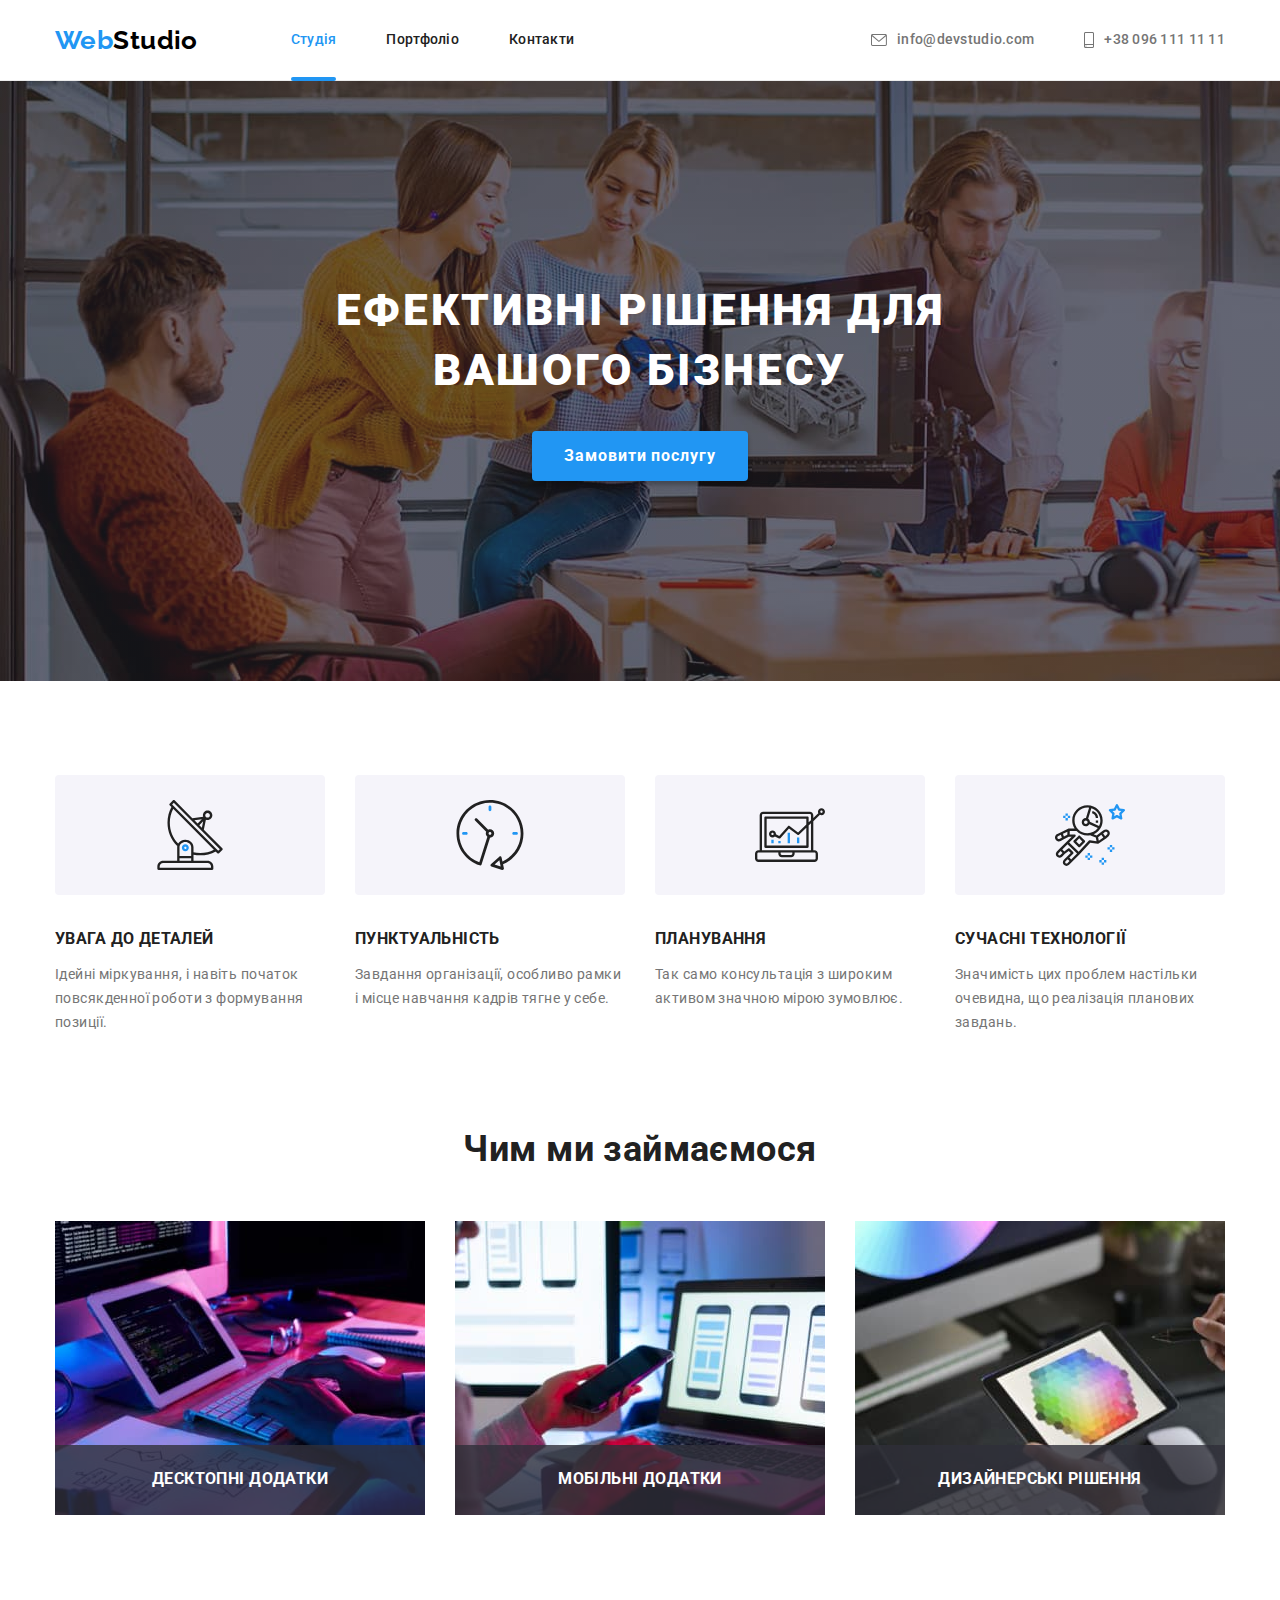
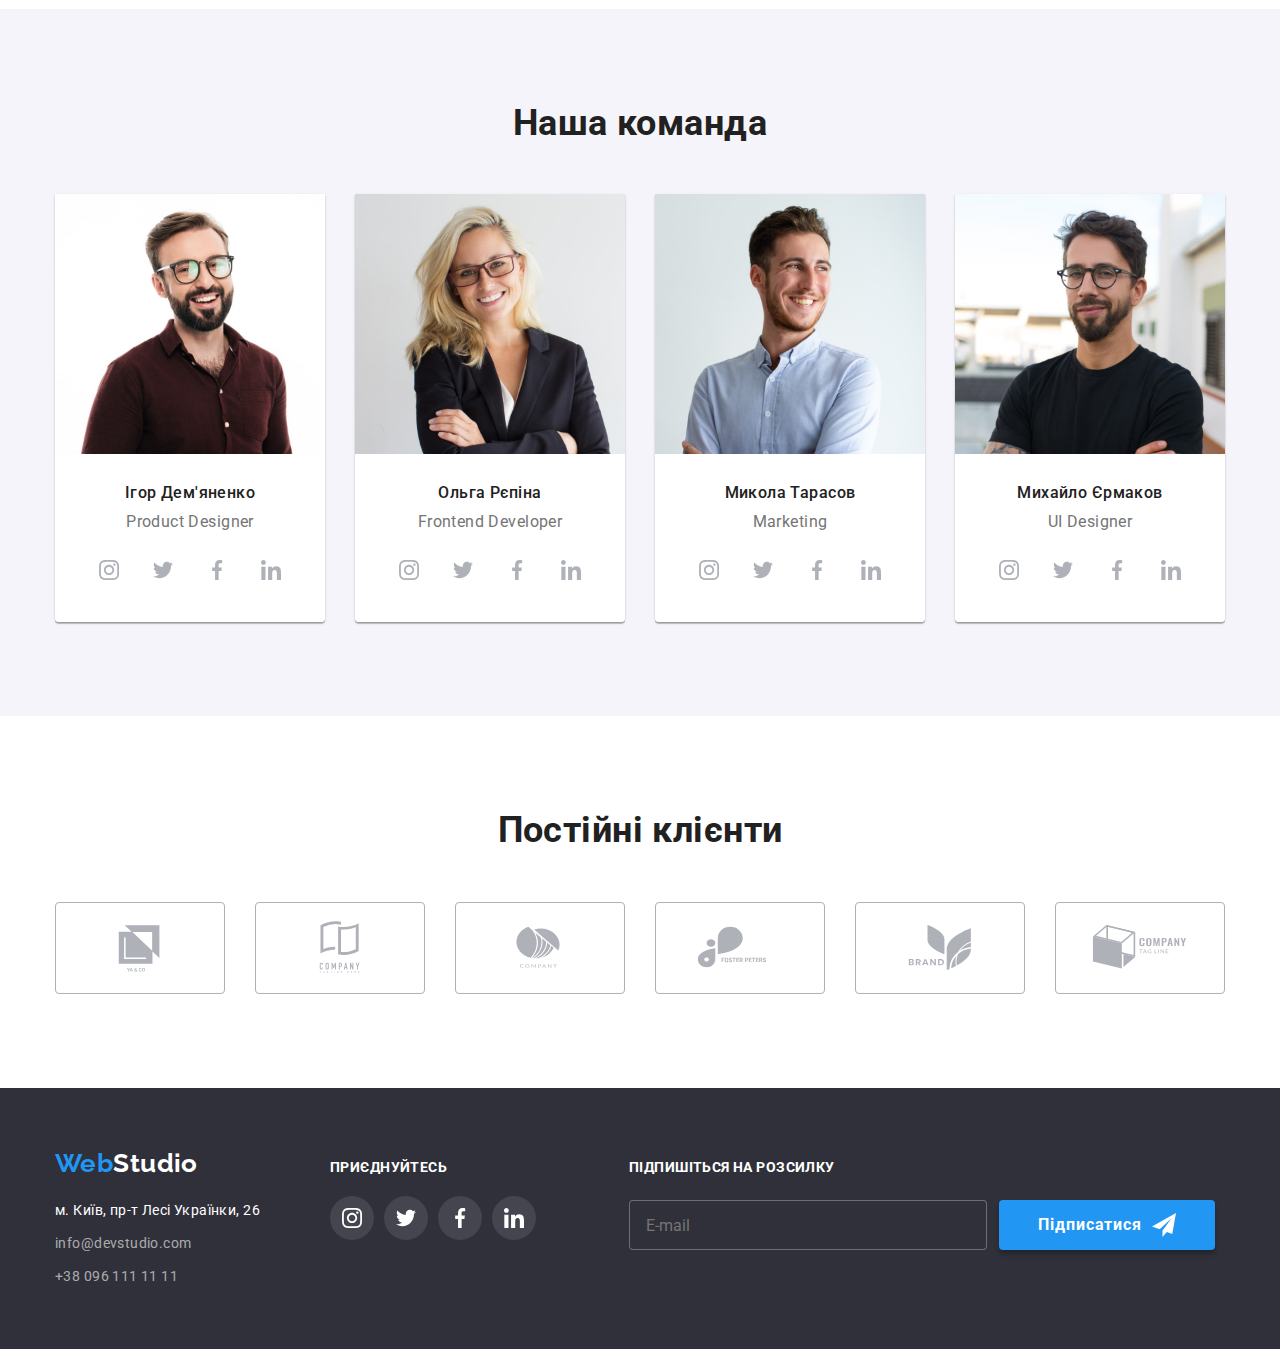
<file: index.html>
<!DOCTYPE html>
<html lang="uk">
<head>
    <meta charset="UTF-8">
    <meta http-equiv="X-UA-Compatible" content="IE=edge">
    <meta name="viewport" content="width=device-width, initial-scale=1.0">
    <title>Web Studio</title>      
    <!-- <link rel="preconnect" href="https://fonts.googleapis.com">
    <link rel="preconnect" href="https://fonts.gstatic.com" crossorigin>
    <link href="https://fonts.googleapis.com/css2?family=Raleway:wght@700&family=Roboto:wght@400;500;700;900&display=swap"
    rel="stylesheet">    -->

    <!-- <link rel="stylesheet" href="https://cdnjs.cloudflare.com/ajax/libs/modern-normalize/0.6.0/modern-normalize.min.css" /> -->

    <link rel="stylesheet" href="./css/main.min.css">
</head>
<body>

    <!-- Page header -->
    <header class="page-header">
        <div class="container page-header__wrapper">
        <nav class="page-header__nav">
            <a href="./index.html" class="logo"><span class="logo--accent">Web</span>Studio</a>

            <ul class="site-nav">
                <li class="site-nav__item">
                    <a href="./index.html" class="site-nav__link  site-nav__link--current">Студія</a></li>
                <li class="site-nav__item">
                    <a href="./portfolio.html" class="site-nav__link">Портфоліо</a></li>
                <li class=" site-nav__item">
                    <a href="./index.html" class="site-nav__link">Контакти</a></li>
            </ul>
        </nav>

        <!-- Contacts -->
    
        <ul class="contacts-list">
                <li class="contacts-list__item">
                    <a class="contacts-list__link" href="mailto:info@devstudio.com">

                        <svg class="contacts-list__icon" width="16" height="12">
                            <use href="./images/symbol-defs.svg#icon-envelope"></use>
                        </svg>
                        info@devstudio.com</a>
                </li>

                <li class="contacts-list__item">
                    <a class="contacts-list__link" href="tel:+380961111111">

                        <svg class="contacts-list__icon" width="10" height="16">
                            <use href="./images/symbol-defs.svg#icon-smartphone"></use>
                        </svg>
                        +38 096 111 11 11</a>
                </li>
            </ul>  
        </div>
              
    </header>

    <!-- Main content -->

    <!-- Hero -->
    
    <main>
        <section class="hero">
            <div class="hero__wrapper">
            <h1 class="hero__title ">Ефективні рішення для вашого бізнесу</h1>
            <button class="button"
             type="button"
             data-modal-open>Замовити послугу</button>
            </div>
        </section>  


        <!-- Features -->

        <section class="section features">
            <div class="container"> 
            <h2 class="section__title title hiden">Особливості</h2>
            
            <ul class="features-list">
                <li class="features-list__item">

                    <div class="features-list__wrapper">
                        <svg class="features-list__icon" width="70" height="70">
                            <use href="./images/symbol-defs.svg#icon-antenna"></use>
                        </svg>
                    </div>     

                    <h3 class="section__title">УВАГА ДО ДЕТАЛЕЙ</h3>
                    <p>Ідейні міркування, і навіть початок повсякденної роботи з формування позиції.</p>
                </li>

                <li class="features-list__item">
                    <div class="features-list__wrapper">
                        <svg class="features-list__icon" width="70" height="70">
                            <use href="./images/symbol-defs.svg#icon-clock"></use>
                        </svg>
                    </div>
                    <h3 class="section__title">ПУНКТУАЛЬНІСТЬ</h3>
                    <p>Завдання організації, особливо рамки і місце навчання кадрів тягне у себе.</p>            
                </li>

                <li class="features-list__item">
                    <div class="features-list__wrapper">
                        <svg class="features-list__icon" width="70" height="70">
                            <use href="./images/symbol-defs.svg#icon-diagram"></use>
                        </svg>
                    </div>
                    <h3 class="section__title">ПЛАНУВАННЯ</h3>
                    <p>Так само консультація з широким активом значною мірою зумовлює.</p>                    
                </li>
                <li class="features-list__item">
                    <div class="features-list__wrapper">
                        <svg class="features-list__icon" width="70" height="70">
                            <use href="./images/symbol-defs.svg#icon-astronaut"></use>
                        </svg>
                    </div>
                    <h3 class="section__title">СУЧАСНІ ТЕХНОЛОГІЇ</h3>
                    <p>Значимість цих проблем настільки очевидна, що реалізація планових завдань.</p>                    
                </li>
            </ul>
            </div>
        </section>


        <!-- What are we doing (product)-->

        <section class="section examples">
            <div class="container">
           <h2 class="section__title title">Чим ми займаємося</h2>
           
           <ul class="examples-list">
                <li class="examples-list__items examples-list__img">
                    <img src="./images/main-img-1.jpg" alt="Робота за ПК" width="370">
                    <div class="examples-overlay">
                        <h3 class="examples-list__subtitle">Десктопні додатки</h3>
                    </div>
                </li>

                <li class="examples-list__items examples-list__img">
                    <img src="./images/main-img-2.jpg" alt="Робота за ноутбуком" width="370">
                    <div class="examples-overlay">
                        <h3 class="examples-list__subtitle">Мобільні додатки</h3>
                    </div>                
                </li>

                <li class="examples-list__items examples-list__img">
                    <img src="./images/main-img-3.jpg" alt="Вибір кольору на планшеті" width="370">
                    <div class="examples-overlay">
                        <h3 class="examples-list__subtitle">Дизайнерські рішення</h3>
                    </div>
                </li>            
           </ul>
            </div>
        </section>  


        <!-- Our team -->   

        <section class="section team">
            <div class="container">           
            <h2 class="section__title title">Наша команда</h2>
            <ul class="team__list">               
                <li class="team__item">
                    <img src="./images/img-ihor-demyanenko.jpg" alt="Product Designer Ihor Demyanenko" width="270">
                   <div class="team__info">
                    <h3 class="section__title team__subtitle">Ігор Дем'яненко</h3>
                    <p class="team__description" lang="en">Product Designer</p> 

                    <ul class="socials-list">
                        <li class="socials-list__item">
                            <a class="socials-list__link" href="#" aria-label="instagram">
                                <svg class="socials-list__icon" width="20" height="20">
                                    <use href="./images/symbol-defs.svg#icon-instagram"></use>
                                </svg>
                            </a>
                        </li>
                        
                        <li class="socials-list__item">
                            <a class="socials-list__link" href="#" aria-label="twitter">
                                <svg class="socials-list__icon" width="20" height="20">
                                    <use href="./images/symbol-defs.svg#icon-twitter"></use>
                                </svg>
                            </a>
                        </li>

                        <li class="socials-list__item">
                            <a class="socials-list__link" href="#" aria-label="facebook">
                                <svg class="socials-list__icon" width="20" height="20">
                                    <use href="./images/symbol-defs.svg#icon-facebook"></use>
                                </svg>
                            </a>
                        </li>

                        <li class="socials-list__item">
                            <a class="socials-list__link" href="#" aria-label="linkedin">
                                <svg class="socials-list__icon" width="20" height="20">
                                    <use href="./images/symbol-defs.svg#icon-linkedin"></use>
                                </svg>
                            </a>
                        </li>
                    </ul>               
                   </div>                  
                </li>

                <li class="team__item">
                    <img src="./images/img-olga-repina.jpg" alt="Frontend Developer Olga Repina" width="270">
                    <div class="team__info">
                    <h3 class="section__title team__subtitle">Ольга Рєпіна</h3>
                    <p class="team__description" lang="en">Frontend Developer</p>

                    <ul class="socials-list">
                        <li class="socials-list__item">
                            <a class="socials-list__link" href="#" aria-label="instagram">
                                <svg class="socials-list__icon" width="20" height="20">
                                    <use href="./images/symbol-defs.svg#icon-instagram"></use>
                                </svg>
                            </a>
                        </li>
                        <li class="socials-list__item">
                            <a class="socials-list__link" href="#" aria-label="twitter">
                                <svg class="socials-list__icon" width="20" height="20">
                                    <use href="./images/symbol-defs.svg#icon-twitter"></use>
                                </svg>
                            </a>
                        </li>
                        <li class="socials-list__item">
                            <a class="socials-list__link" href="#" aria-label="facebook">
                                <svg class="socials-list__icon" width="20" height="20">
                                    <use href="./images/symbol-defs.svg#icon-facebook"></use>
                                </svg>
                            </a>
                        </li>
                        <li class="socials-list__item">
                            <a class="socials-list__link" href="#" aria-label="linkedin">
                                <svg class="socials-list__icon" width="20" height="20">
                                    <use href="./images/symbol-defs.svg#icon-linkedin"></use>
                                </svg>
                            </a>
                        </li>
                    </ul>
                    </div>
                </li>

                <li class="team__item">
                    <img src="./images/img-mykola-tarasov.jpg" alt="Marketer Mykola Tarasov" width="270">
                    <div class="team__info">
                    <h3 class="section__title team__subtitle">Микола Тарасов</h3>
                    <p class="team__description" lang="en">Marketing</p>

                    <ul class="socials-list">
                        <li class="socials-list__item">
                            <a class="socials-list__link" href="#" aria-label="instagram">
                                <svg class="socials-list__icon" width="20" height="20">
                                    <use href="./images/symbol-defs.svg#icon-instagram"></use>
                                </svg>
                            </a>
                        </li>
                        <li class="socials-list__item">
                            <a class="socials-list__link" href="#" aria-label="twitter">
                                <svg class="socials-list__icon" width="20" height="20">
                                    <use href="./images/symbol-defs.svg#icon-twitter"></use>
                                </svg>
                            </a>
                        </li>
                        <li class="socials-list__item">
                            <a class="socials-list__link" href="#" aria-label="facebook">
                                <svg class="socials-list__icon" width="20" height="20">
                                    <use href="./images/symbol-defs.svg#icon-facebook"></use>
                                </svg>
                            </a>
                        </li>
                        <li class="socials-list__item">
                            <a class="socials-list__link" href="#" aria-label="linkedin">
                                <svg class="socials-list__icon" width="20" height="20">
                                    <use href="./images/symbol-defs.svg#icon-linkedin"></use>
                                </svg>
                            </a>
                        </li>
                    </ul>
                    </div>
                </li>
                <li class="team__item">
                    <img src="./images/img-mykhaylo-yermakov.jpg" alt="UI Designer Mykhaylo Yermakov" width="270">
                    <div class="team__info">
                    <h3 class="section__title team__subtitle">Михайло Єрмаков</h3>
                    <p class="team__description" lang="en">UI Designer</p>

                    <ul class="socials-list">
                        <li class="socials-list__item">
                            <a class="socials-list__link" href="#" aria-label="instagram">
                                <svg class="socials-list__icon" width="20" height="20">
                                    <use href="./images/symbol-defs.svg#icon-instagram"></use>
                                </svg>
                            </a>
                        </li>
                        <li class="socials-list__item">
                            <a class="socials-list__link" href="#" aria-label="twitter">
                                <svg class="socials-list__icon" width="20" height="20">
                                    <use href="./images/symbol-defs.svg#icon-twitter"></use>
                                </svg>
                            </a>
                        </li>
                        <li class="socials-list__item">
                            <a class="socials-list__link" href="#" aria-label="facebook">
                                <svg class="socials-list__icon" width="20" height="20">
                                    <use href="./images/symbol-defs.svg#icon-facebook"></use>
                                </svg>
                            </a>
                        </li>
                        <li class="socials-list__item">
                            <a class="socials-list__link" href="#" aria-label="linkedin">
                                <svg class="socials-list__icon" width="20" height="20">
                                    <use href="./images/symbol-defs.svg#icon-linkedin"></use>
                                </svg>
                            </a>
                        </li>
                    </ul>
                    </div>
                </li>
            </ul>
            </div>
        </section>

        <!-- Regular customers (clients) -->

        <section class="section clients">
            <div class="container">
                <h2 class="section__title title">Постійні клієнти</h2>

                <ul class="clients-list">

                    <li class="clients-list__item">
                        <a class="clients-list__link" href="#">
                            <svg class="clients-list__icon" width="106" height="60">
                                <use href="./images/symbol-defs.svg#icon-logo-1"></use>
                            </svg>
                        </a>
                    </li>

                    <li class="clients-list__item">
                        <a class="clients-list__link" href="#">
                            <svg class="clients-list__icon" width="106" height="60">
                                <use href="./images/symbol-defs.svg#icon-logo-2"></use>
                            </svg>
                        </a>
                    </li>

                    <li class="clients-list__item">
                        <a class="clients-list__link" href="#">
                            <svg class="clients-list__icon" width="106" height="60">
                                <use href="./images/symbol-defs.svg#icon-logo-3"></use>
                            </svg>
                        </a>
                    </li>
                    <li class="clients-list__item">
                        <a class="clients-list__link" href="#">
                            <svg class="clients-list__icon" width="106" height="60">
                                <use href="./images/symbol-defs.svg#icon-logo-4"></use>
                            </svg>
                        </a>
                    </li>
                    <li class="clients-list__item">
                        <a class="clients-list__link" href="#">
                            <svg class="clients-list__icon" width="106" height="60">
                                <use href="./images/symbol-defs.svg#icon-logo-5"></use>
                            </svg>
                        </a>
                    </li>
                    <li class="clients-list__item">
                        <a class="clients-list__link" href="#">
                            <svg class="clients-list__icon" width="106" height="60">
                                <use href="./images/symbol-defs.svg#icon-logo-6"></use>
                            </svg>
                        </a>
                    </li>                    
                </ul>       
            </div>          
        </section>
    </main>

    <!-- Footer page -->

    <footer class="footer-page">
        <div class="container footer-page__container"> 
        <div>                         
        <div class="footer-logo">
            <a href="./index.html"><span class="logo--accent">Web</span>Studio</a>
        </div>

        <address>
            <ul class="location">
                <li class="location__item">
                    <a class="location__link" href="https://www.google.com.ua/maps" target="_blank" rel="noopener noreferrer">
                    м. Київ, пр-т Лесі Українки, 26</a></li>
                <li class="location__item">
                    <a class="location__link-contacts" href="mailto:info@devstudio.com">info@devstudio.com</a></li>
                <li class="location__item">
                    <a class="location__link-contacts" href="tel:+380961111111">+38 096 111 11 11</a></li>
            </ul>
        </address>
        </div>

        <div class="footer-box">
            <p class="footer-box__text">Приєднуйтесь</p>
            <ul class="footer-box__list soc-networks">
                <li class="soc-networks__items">
                    <a class="soc-networks__link" href="#" aria-label="instagram">
                        <svg class="soc-networks__icon" width="20" height="20">
                            <use href="./images/symbol-defs.svg#icon-instagram"></use>
                        </svg>
                    </a>
                </li>
                <li class="soc-networks__items">
                    <a class="soc-networks__link" href="#" aria-label="twitter">
                        <svg class="soc-networks__icon" width="20" height="20">
                            <use href="./images/symbol-defs.svg#icon-twitter"></use>
                        </svg>
                    </a>
                </li>
                <li class="soc-networks__items">
                    <a class="soc-networks__link" href="#" aria-label="facebook">
                        <svg class="soc-networks__icon" width="20" height="20">
                            <use href="./images/symbol-defs.svg#icon-facebook"></use>
                        </svg>
                    </a>
                </li>
                <li class="soc-networks__items">
                    <a class="soc-networks__link" href="#" aria-label="linkedin">
                        <svg class="soc-networks__icon" width="20" height="20">
                            <use href="./images/symbol-defs.svg#icon-linkedin"></use>
                        </svg>
                    </a>
                </li>
            </ul>        
        </div>
               
        <div class="subscribe">
        <form class="subscribe__form">
        <label class="label" for="input-email">
            <span class="subscribe__text">Підпишіться на розсилку</span>
        </label>
            <input class="subscribe__input" 
            type="email"
            name="email" 
            placeholder="E-mail"
            required 
            id="input-email">    
        </form>
            <button class="button privacy-btn" type="submit">Підписатися
                <svg class="button__icon-send" width="24" height="24">
                    <use href="./images/symbol-defs.svg#icon-send"></use>
                </svg>
            </button>
        </div>       

        </div>  
    </footer>

        <!-- Modal -->

    <div class="backdrop is-hidden" data-modal>
        <div class="modal">
            <button class="modal-close" data-modal-close>
                <svg class="close-icon" width="18" height="18"> 
                    <use href="./images/symbol-defs.svg#icon-icon"></use>
                </svg>
            </button>

            <form class="form">
                <p class="form-title">Залиште свої дані, ми вам передзвонимо</p>
                
                <label class="label" for="input-name">
                    <span class="label-text">Ім'я</span>
                    </label>
                    <div class="field">
                        <input class="field-input input"
                         type="text" 
                         name="name"
                         required
                         id="input-name">
                        <svg class="field-icon" width="18" height="18">
                            <use href="./images/symbol-defs.svg#icon-person"></use>
                        </svg>
                    </div>  
                    

                    <label class="label" for="input-phone">
                        <span class="label-text">Телефон</span>
                    </label>
                    <div class="field">
                        <input
                         class="field-input input"
                          type="tel"
                          name="phone" 
                          required 
                          id="input-phone">
                        <svg class="field-icon" width="18" height="18">
                            <use href="./images/symbol-defs.svg#icon-phone"></use>
                        </svg>
                    </div>

                    <label class="label" for="input-letter">
                        <span class="label-text">Пошта</span>
                    </label>
                    <div class="field">
                        <input 
                        class="field-input input" 
                        type="email" 
                        name="email" 
                        required 
                        id="input-letter">
                        <svg class="field-icon" width="18" height="18">
                            <use href="./images/symbol-defs.svg#icon-email"></use>
                        </svg>
                    </div>

                    <label class="label" for="message">Коментар
                        
                    </label>
                    <textarea class="message input" id="message"
                    placeholder="Введіть текст"></textarea>

                    <label class="privacy">
                        <input class="privacy-input" type="checkbox" name="privacy" />
                        <span class="privacy-wrapp">
                            <svg class="privacy-icon" width="16" height="15">
                                <use href="./images/symbol-defs.svg#icon-check"></use>
                            </svg>
                        </span>
                        
                        <span class="privacy-text">Погоджуюся з розсилкою та приймаю
                            <a class="privacy-link" href="#">Умови договору</a>
                        </span>
                    </label>

                    <button class="button privacy-btn" type="submit">Відправити</button>
                  
            </form>
        </div>
    </div>
     

    <script src="./js/modal.js"></script>
</body>
</html>
</file>
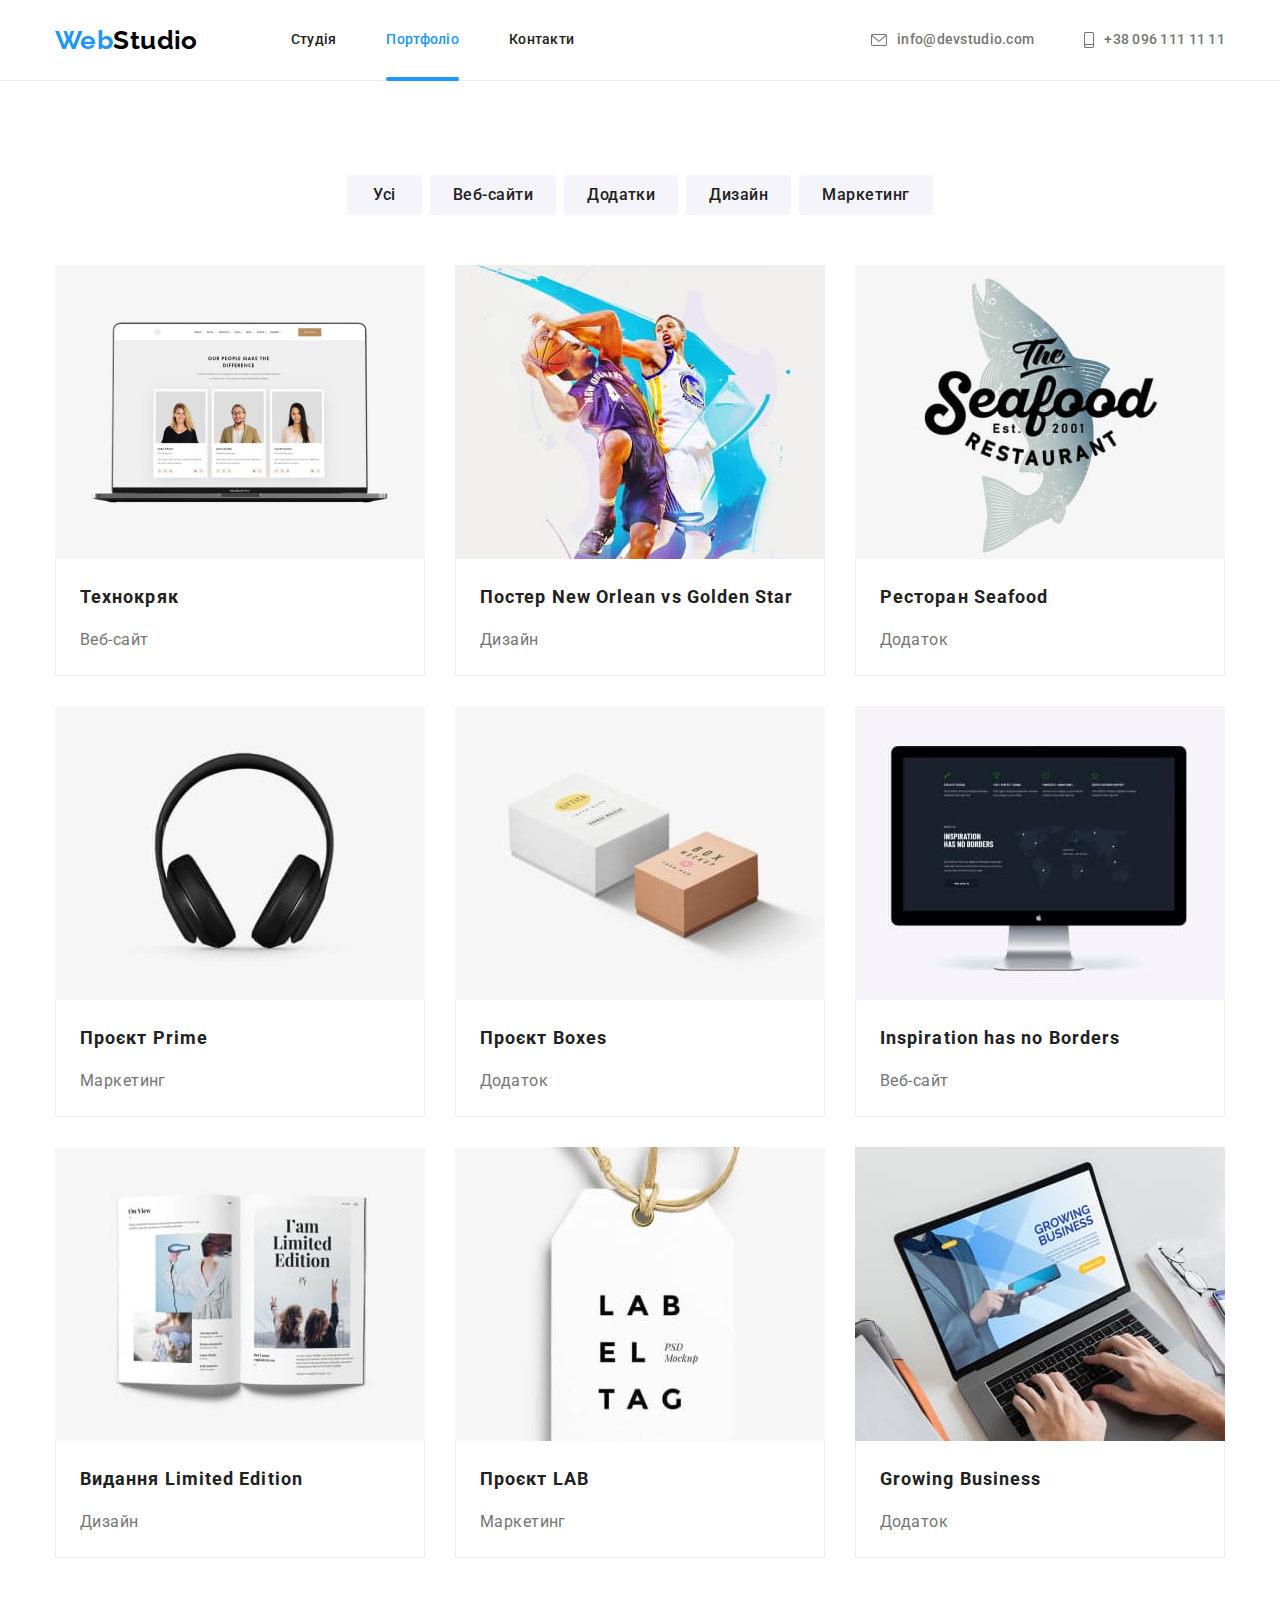
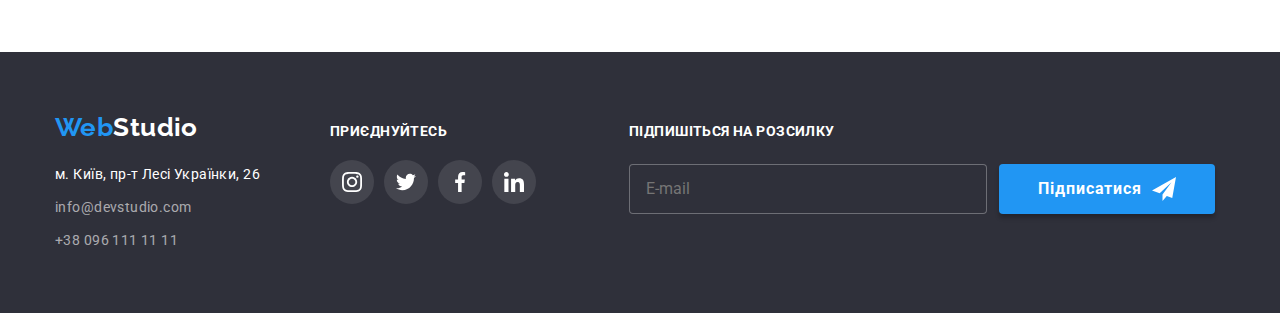
<file: portfolio.html>
<!DOCTYPE html>
<html lang="uk">

<head>
    <meta charset="UTF-8">
    <meta http-equiv="X-UA-Compatible" content="IE=edge">
    <meta name="viewport" content="width=device-width, initial-scale=1.0">
    <title>Portfolio</title>

    <!-- <link rel="preconnect" href="https://fonts.googleapis.com">
    <link rel="preconnect" href="https://fonts.gstatic.com" crossorigin>
    <link href="https://fonts.googleapis.com/css2?family=Raleway:wght@700&family=Roboto:wght@400;500;700;900&display=swap"
    rel="stylesheet"> -->

    <!-- <link rel="stylesheet" href="https://cdnjs.cloudflare.com/ajax/libs/modern-normalize/0.6.0/modern-normalize.min.css"/>  -->

    <link rel="stylesheet" href="./css/main.min.css">
</head>

<body>
    <!-- Page header -->
    <header class="page-header">
        <div class="container page-header__wrapper">
            <nav class="page-header__nav">
                <a href="./index.html" class="logo"><span class="logo--accent">Web</span>Studio</a>
    
                <ul class="site-nav">
                    <li class="site-nav__item">
                        <a href="./index.html" class="site-nav__link">Студія</a>
                    </li>
                    <li class="site-nav__item">
                        <a href="./portfolio.html" class="site-nav__link site-nav__link--current">Портфоліо</a>
                    </li>
                    <li class=" site-nav__item">
                        <a href="./index.html" class="site-nav__link">Контакти</a>
                    </li>
                </ul>
            </nav>
    
            <!-- Contacts -->
    
            <ul class="contacts-list">
                <li class="contacts-list__item">
                    <a class="contacts-list__link" href="mailto:info@devstudio.com">
            
                        <svg class="contacts-list__icon" width="16" height="12">
                            <use href="./images/symbol-defs.svg#icon-envelope"></use>
                        </svg>
                        info@devstudio.com</a>
                </li>
            
                <li class="contacts-list__item">
                    <a class="contacts-list__link" href="tel:+380961111111">
            
                        <svg class="contacts-list__icon" width="10" height="16">
                            <use href="./images/symbol-defs.svg#icon-smartphone"></use>
                        </svg>
                        +38 096 111 11 11</a>
                </li>
            </ul>
            </div>
    
    </header>
    <main>
        <section class="section">
            <div class="container">
            <h1 class="section__title hiden">Портфоліо</h1>

            <!-- Filter  -->

            <ul class="filter">
                <li class="filter-item"><button class="filter-btn first" type="button">Усі</button></li>
                <li class="filter-item"><button class="filter-btn second" type="button">Веб-сайти</button></li>
                <li class="filter-item"><button class="filter-btn third" type="button">Додатки</button></li>
                <li class="filter-item"><button class="filter-btn fourth" type="button">Дизайн</button></li>
                <li class="filter-item"><button class="filter-btn fifth" type="button">Маркетинг</button></li>
            </ul>

            <!-- Cards -->

            <ul class="options">
                <li class="options-item">                    
                    <a class="content-link" href="">                        
                    <div class="img-overlay">   
                        <img src="./images/img-1.jpg" alt="project-1" width="370">
                        <div class="overlay-wrapp">
                            <p class="overlay-text">Ресурс пропонує комплексні пропозиції з різним рівнем функціоналу та сервісів. Все це дозволить відвідувачу отримати вичерпні відомості про компанію чи приватну особу.</p>
                        </div>
                    </div>
                    <div class="border-picture">               
                    <h2 class="section__title works">Технокряк</h2>
                    <p class="text">Веб-сайт</p>
                    </div> </a>            
                </li>

                <li class="options-item">
                    <a class="content-link" href="">
                        <div class="img-overlay">
                        <img src="./images/img-2.jpg" alt="project-2" width="370">
                        <div class="overlay-wrapp">
                            <p class="overlay-text">Ресурс пропонує комплексні пропозиції з різним рівнем функціоналу та сервісів. Все це
                                дозволить відвідувачу отримати вичерпні відомості про компанію чи приватну особу.</p>
                        </div>
                        </div>                
                    <div class="border-picture">
                    <h2 class="section__title works">Постер New Orlean vs Golden Star</h2>
                    <p class="text">Дизайн</p>
                </div></a>
                </li>
                <li class="options-item">
                    <a class="content-link" href="">
                        <div class="img-overlay">
                        <img src="./images/img-3.jpg" alt="project-3" width="370">
                        <div class="overlay-wrapp">
                            <p class="overlay-text">Ресурс пропонує комплексні пропозиції з різним рівнем функціоналу та сервісів. Все це
                                дозволить відвідувачу отримати вичерпні відомості про компанію чи приватну особу.</p>
                        </div>
                        </div>
                    <div class="border-picture">
                    <h2 class="section__title works">Ресторан Seafood</h2>
                    <p class="text">Додаток</p>
                </div></a>
                </li>
                <li class="options-item">
                    <a class="content-link" href="">
                        <div class="img-overlay">
                        <img src="./images/img-4.jpg" alt="project-4" width="370">
                        <div class="overlay-wrapp">
                            <p class="overlay-text">Ресурс пропонує комплексні пропозиції з різним рівнем функціоналу та сервісів. Все це
                                дозволить відвідувачу отримати вичерпні відомості про компанію чи приватну особу.</p>
                        </div>
                        </div>
                    <div class="border-picture">
                    <h2 class="section__title works">Проєкт Prime</h2>
                    <p class="text">Маркетинг</p>
                </div></a>
                </li>
                <li class="options-item">
                    <a class="content-link" href="">
                        <div class="img-overlay">
                        <img src="./images/img-5.jpg" alt="project-5" width="370">
                        <div class="overlay-wrapp">
                            <p class="overlay-text">Ресурс пропонує комплексні пропозиції з різним рівнем функціоналу та сервісів. Все це
                                дозволить відвідувачу отримати вичерпні відомості про компанію чи приватну особу.</p>
                        </div>
                        </div>
                    <div class="border-picture">
                    <h2 class="section__title works">Проєкт Boxes</h2>
                    <p class="text">Додаток</p>
                </div></a>
                </li>
                <li class="options-item">
                    <a class="content-link" href="">
                        <div class="img-overlay">
                        <img src="./images/img-6.jpg" alt="project-6" width="370">
                        <div class="overlay-wrapp">
                            <p class="overlay-text">Ресурс пропонує комплексні пропозиції з різним рівнем функціоналу та сервісів. Все це
                                дозволить відвідувачу отримати вичерпні відомості про компанію чи приватну особу.</p>
                        </div>
                        </div>
                    <div class="border-picture">
                    <h2 class="section__title works">Inspiration has no Borders</h2>
                    <p class="text">Веб-сайт</p>
                </div></a>
                </li>
                <li class="options-item">
                    <a class="content-link" href="">
                        <div class="img-overlay">                        
                        <img src="./images/img-7.jpg" alt="project-7" width="370">
                        <div class="overlay-wrapp">
                            <p class="overlay-text">Ресурс пропонує комплексні пропозиції з різним рівнем функціоналу та сервісів. Все це
                                дозволить відвідувачу отримати вичерпні відомості про компанію чи приватну особу.</p>
                        </div>
                        </div>
                    <div class="border-picture">
                    <h2 class="section__title works">Видання Limited Edition</h2>
                    <p class="text">Дизайн</p>
                </div></a>
                </li>
                <li class="options-item">
                    <a class="content-link" href="">
                        <div class="img-overlay">
                        <img src="./images/img-8.jpg" alt="project-8" width="370">
                        <div class="overlay-wrapp">
                            <p class="overlay-text">Ресурс пропонує комплексні пропозиції з різним рівнем функціоналу та сервісів. Все це
                                дозволить відвідувачу отримати вичерпні відомості про компанію чи приватну особу.</p>
                        </div>
                        </div>
                    <div class="border-picture">
                    <h2 class="section__title works">Проєкт LAB</h2>
                    <p class="text">Маркетинг</p>
                </div></a>
                </li>
                <li class="options-item">
                    <a class="content-link" href="">
                        <div class="img-overlay">
                        <img src="./images/img-9.jpg" alt="project-9" width="370">
                        <div class="overlay-wrapp">
                            <p class="overlay-text">Ресурс пропонує комплексні пропозиції з різним рівнем функціоналу та сервісів. Все це
                                дозволить відвідувачу отримати вичерпні відомості про компанію чи приватну особу.</p>
                        </div>
                        </div>
                    <div class="border-picture">
                    <h2 class="section__title works">Growing Business</h2>
                    <p class="text">Додаток</p>
                </div></a>
                </li>
            </ul>
            </div>
        </section>
    </main>  
    
    <!-- Footer page -->
    
<footer class="footer-page">
    <div class="container footer-page__container">
        <div>
            <div class="footer-logo">
                <a href="./index.html"><span class="logo--accent">Web</span>Studio</a>
            </div>

            <address>
                <ul class="location">
                    <li class="location__item">
                        <a class="location__link" href="https://www.google.com.ua/maps" target="_blank"
                            rel="noopener noreferrer">
                            м. Київ, пр-т Лесі Українки, 26</a>
                    </li>
                    <li class="location__item">
                        <a class="location__link-contacts" href="mailto:info@devstudio.com">info@devstudio.com</a>
                    </li>
                    <li class="location__item">
                        <a class="location__link-contacts" href="tel:+380961111111">+38 096 111 11 11</a>
                    </li>
                </ul>
            </address>
        </div>
        

    <div class="footer-box">
        <p class="footer-box__text">Приєднуйтесь</p>
        <ul class="footer-box__list soc-networks">
            <li class="soc-networks__items">
                <a class="soc-networks__link" href="#" aria-label="instagram">
                    <svg class="soc-networks__icon" width="20" height="20">
                        <use href="./images/symbol-defs.svg#icon-instagram"></use>
                    </svg>
                </a>
            </li>
            <li class="soc-networks__items">
                <a class="soc-networks__link" href="#" aria-label="twitter">
                    <svg class="soc-networks__icon" width="20" height="20">
                        <use href="./images/symbol-defs.svg#icon-twitter"></use>
                    </svg>
                </a>
            </li>
            <li class="soc-networks__items">
                <a class="soc-networks__link" href="#" aria-label="facebook">
                    <svg class="soc-networks__icon" width="20" height="20">
                        <use href="./images/symbol-defs.svg#icon-facebook"></use>
                    </svg>
                </a>
            </li>
            <li class="soc-networks__items">
                <a class="soc-networks__link" href="#" aria-label="linkedin">
                    <svg class="soc-networks__icon" width="20" height="20">
                        <use href="./images/symbol-defs.svg#icon-linkedin"></use>
                    </svg>
                </a>
            </li>
        </ul>
    </div>
    
    <div class="subscribe">
        <form class="subscribe__form">
            <label class="label" for="input-email">
                <span class="subscribe__text">Підпишіться на розсилку</span>
            </label>
            <input class="subscribe__input" type="email" name="email" placeholder="E-mail" required id="input-email">
        </form>
        <button class="button privacy-btn" type="submit">Підписатися
            <svg class="button__icon-send" width="24" height="24">
                <use href="./images/symbol-defs.svg#icon-send"></use>
            </svg>
        </button>
    </div>
    
    </div>
    </footer>

</body>

</html>
</file>
<file: css/main.min.css>
/*! modern-normalize v1.1.0 | MIT License | https://github.com/sindresorhus/modern-normalize */@import"https://fonts.googleapis.com/css2?family=Raleway:wght@700&family=Roboto:wght@400;500;700;900&display=swap";*,::before,::after{box-sizing:border-box}html{line-height:1.15;-webkit-text-size-adjust:100%;-moz-tab-size:4;-o-tab-size:4;tab-size:4}body{margin:0;font-family:system-ui,-apple-system,"Segoe UI",Roboto,Helvetica,Arial,sans-serif,"Apple Color Emoji","Segoe UI Emoji"}hr{height:0;color:inherit}abbr[title]{-webkit-text-decoration:underline dotted;text-decoration:underline dotted}b,strong{font-weight:bolder}code,kbd,samp,pre{font-family:ui-monospace,SFMono-Regular,Consolas,"Liberation Mono",Menlo,monospace;font-size:1em}small{font-size:80%}sub,sup{font-size:75%;line-height:0;position:relative;vertical-align:baseline}sub{bottom:-0.25em}sup{top:-0.5em}table{text-indent:0;border-color:inherit}button,input,optgroup,select,textarea{font-family:inherit;font-size:100%;line-height:1.15;margin:0}button,select{text-transform:none}button,[type=button],[type=reset],[type=submit]{-webkit-appearance:button;-moz-appearance:button;appearance:button}::-moz-focus-inner{border-style:none;padding:0}:-moz-focusring{outline:1px dotted ButtonText}:-moz-ui-invalid{box-shadow:none}legend{padding:0}progress{vertical-align:baseline}::-webkit-inner-spin-button,::-webkit-outer-spin-button{height:auto}[type=search]{-webkit-appearance:textfield;outline-offset:-2px;-moz-appearance:textfield;appearance:textfield}::-webkit-search-decoration{-webkit-appearance:none;appearance:none}::-webkit-file-upload-button{-webkit-appearance:button;font:inherit;appearance:button}summary{display:list-item}:root{--primary-text-color: #757575;--title-text-color: #212121;--accent-color: #2196F3;--primary-background-color: #FFFFFF;--white-text-color: #FFFFFF;--secondary-background-color: #F5F4FA;--footer-background-color: #2F303A;--logo-text-color: #000000;--social-link-color: #AFB1B8}body{color:var(--primary-text-color);background-color:var(--primary-background-color);margin:0;font-size:14px;line-height:1.71;font-family:Roboto,sans-serif;letter-spacing:.03em}.container{max-width:1200px;margin:0 auto;padding:0 15px}.hiden{position:absolute;white-space:nowrap;width:1px;height:1px;overflow:hidden;border:0;padding:0;clip:rect(0 0 0 0);-webkit-clip-path:inset(50%);clip-path:inset(50%);margin:-1px}a{text-decoration:none;color:inherit}ul{list-style:none}h1,h2,h3,ul,p{margin:0;padding:0}img{display:block}.page-header{border-bottom:1px solid #ececec}.page-header__wrapper,.page-header__nav{display:flex;align-items:center}.logo{color:var(--logo-text-color);font-family:Raleway,sans-serif;font-size:26px;font-weight:700;line-height:1.19;text-decoration:none}.logo--accent{color:var(--accent-color)}.site-nav{display:flex;margin-left:93px}.site-nav__link:hover,.site-nav__link:focus{color:var(--accent-color)}.site-nav__link{position:relative;display:inline-block;padding-top:32px;padding-bottom:32px;font-size:14px;font-weight:500;line-height:1.14;letter-spacing:.02em;text-decoration:none;outline:rgba(0,0,0,0);transition:color 250ms cubic-bezier(0.4, 0, 0.2, 1);color:var(--title-text-color)}.site-nav__link:hover::before,.site-nav__link:focus::before{width:100%}.site-nav__link::before{position:absolute;content:"";width:0;height:4px;left:0;bottom:-1px;transition:width 250ms cubic-bezier(0.4, 0, 0.2, 1);border-radius:2px;background-color:var(--accent-color)}.site-nav__link--current::before{width:100%}.site-nav__link--current{color:var(--accent-color)}.site-nav__item:not(:last-child){margin-right:50px}.contacts-list{display:flex;margin-left:auto}.contacts-list__link{display:flex;align-items:center;padding-top:32px;padding-bottom:32px;color:var(--primary-text-color);font-weight:500;font-size:14px;line-height:1.14;letter-spacing:.02em;text-decoration:none;transition:color 250ms cubic-bezier(0.4, 0, 0.2, 1)}.contacts-list__link:hover,.contacts-list__link:focus{color:var(--accent-color)}.contacts-list__icon{margin-right:10px;fill:currentColor}.contacts-list__icon:hover,.contacts-list__icon:focus{color:var(--accent-color)}.contacts-list__item+.contacts-list__item{margin-left:50px}.hero{text-align:center;background-color:#c4c4c4;max-width:1600px;height:600px;margin-left:auto;margin-right:auto;background-image:linear-gradient(rgba(47, 48, 58, 0.4), rgba(47, 48, 58, 0.4)),url("../images/hero (2).jpg");background-repeat:no-repeat;background-size:cover;background-size:cover}.hero__wrapper{max-width:696px;margin:auto;padding-top:200px;padding-bottom:280px}.hero__title{color:var(--white-text-color);margin-bottom:30px;font-weight:900;font-size:44px;line-height:1.36;letter-spacing:.06em;text-transform:uppercase}.button{color:var(--white-text-color);background-color:var(--accent-color);text-align:center;font-family:inherit;font-weight:700;font-size:16px;line-height:1.88;letter-spacing:.06em;cursor:pointer;border-radius:4px;border:1px solid rgba(0,0,0,0);width:216px;height:50px;box-shadow:0px 4px 4px rgba(0,0,0,.25);display:flex;justify-content:center;align-items:center;margin-right:auto;margin-left:auto}.section{padding-top:94px;padding-bottom:94px}.section__title{color:var(--title-text-color);margin-bottom:10px}.title{font-weight:700;font-size:36px;text-align:center;line-height:1.16;margin-bottom:50px}.list .section__title{font-weight:700;font-size:14px;line-height:1.14;text-transform:uppercase}.features-list{display:flex;flex-wrap:wrap}.features-list__wrapper{width:270px;height:120px;display:flex;align-items:center;justify-content:center;margin-bottom:30px;border-radius:4px;background-color:var(--secondary-background-color)}.features-list__item{width:270px;margin-right:30px}.features-list__item:nth-child(4n){margin-right:0}.examples{padding-top:0}.examples-list{display:flex;flex-wrap:wrap}.examples-list__items{width:370px;margin-right:30px}.examples-list__items:nth-child(3n){margin-right:0}.examples-list__img{position:relative}.examples-overlay{position:absolute;width:100%;height:70px;display:flex;justify-content:center;align-items:center;padding:10px;bottom:0;background-color:rgba(47,48,58,.8)}.examples-list__subtitle{font-weight:700;line-height:1.14;text-align:center;text-transform:uppercase;color:var(--white-text-color)}.team{background-color:var(--secondary-background-color);padding-top:94px;padding-bottom:94px}.team__list{display:flex;flex-wrap:wrap}.team__item{width:270px;height:428px;margin-right:30px;box-shadow:0px 1px 3px rgba(0,0,0,.12),0px 1px 1px rgba(0,0,0,.14),0px 2px 1px rgba(0,0,0,.2);border-radius:0px 0px 4px 4px}.team__item:nth-child(4n){margin-right:0}.team__info{text-align:center;background-color:var(--white-text-color);padding-top:30px;padding-bottom:30px;border-radius:inherit}.team__subtitle{font-size:16px;font-weight:500;line-height:1.18}.team__description{line-height:1.18;font-size:16px;margin-top:0}.socials-list{display:flex;align-items:center;justify-content:center;margin-top:16px}.socials-list__item:not(:last-child){margin-right:10px}.socials-list__icon{fill:currentColor}.socials-list__link{width:44px;height:44px;border-radius:50%;display:flex;align-items:center;justify-content:center;color:var(--social-link-color);transition:background-color 250ms cubic-bezier(0.4, 0, 0.2, 1),color 250ms cubic-bezier(0.4, 0, 0.2, 1)}.socials-list__link:hover,.socials-list__link:focus{color:var(--primary-background-color);background-color:var(--accent-color)}.clients-list{display:flex;align-items:center;justify-content:center}.clients-list__item{margin-right:30px}.clients-list__item:nth-child(6n){margin-right:0}.clients-list__link{width:170px;height:92px;border:1px solid var(--social-link-color);border-radius:4px;display:flex;align-items:center;justify-content:center;color:var(--social-link-color);transition:color 250ms cubic-bezier(0.4, 0, 0.2, 1)}.clients-list__link:hover,.clients-list__link:focus{color:var(--accent-color);border:1px solid var(--accent-color)}.clients-list__icon{fill:currentColor}.footer-page{background-color:var(--footer-background-color);padding-top:60px;padding-bottom:60px}.footer-page__container{display:flex;align-items:baseline}.location .location__item{margin-bottom:9px}.location .location__item:last-child{margin-bottom:0}.footer-logo{color:var(--white-text-color);font-family:Raleway,sans-serif;font-weight:700;font-size:26px;line-height:1.19;text-decoration:none;margin-bottom:20px}.location{font-style:normal;font-size:14px;line-height:1.71;text-decoration:none;transition:color 250ms cubic-bezier(0.4, 0, 0.2, 1)}.location__link{color:var(--white-text-color)}.location__link:hover,.location__link:focus{color:var(--accent-color)}.location__link-contacts{color:rgba(255,255,255,.6)}.location__link-contacts:hover,.location__link-contacts:focus{color:var(--accent-color)}.footer-box{margin-left:70px}.footer-box .footer-box__text{font-weight:700;font-size:14px;line-height:1.14;letter-spacing:.03em;text-transform:uppercase;color:var(--white-text-color);margin-bottom:20px}.footer-box__list{display:flex;align-items:center;justify-content:center}.soc-networks__items:not(:last-child){margin-right:10px}.soc-networks__link{display:flex;align-items:center;justify-content:center;background-color:rgba(255,255,255,.1);width:44px;height:44px;border-radius:50%;color:var(--white-text-color);transition:background-color 250ms cubic-bezier(0.4, 0, 0.2, 1),color 250ms cubic-bezier(0.4, 0, 0.2, 1)}.soc-networks__link:hover,.soc-networks__link:focus{color:var(--primary-background-color);background-color:var(--accent-color)}.soc-networks__link .soc-networks__icon{fill:currentColor}.subscribe__form{margin-left:93px}.subscribe__input{width:358px;height:50px;border-radius:4px;margin-top:20px;margin-right:12px;padding-left:16px;padding-right:16px;font-size:16px;line-height:1.25;border:1px solid rgba(255,255,255,.3);color:rgba(255,255,255,.6);background-color:var(--footer-background-color)}.subscribe__text{font-size:14px;font-weight:700;letter-spacing:.03em;line-height:1.14;margin-bottom:20px;text-transform:uppercase;color:var(--white-text-color)}.subscribe{display:flex;align-items:flex-end}.button__icon-send{margin-left:10px}.backdrop{position:fixed;top:0;right:0;bottom:0;left:0;transition:opacity 250ms cubic-bezier(0.4, 0, 0.2, 1);background-color:rgba(0,0,0,.2)}.backdrop.is-hidden{visibility:hidden;opacity:0;pointer-events:none}.modal{position:absolute;max-width:528px;min-height:581px;padding:40px;top:50%;left:50%;border-radius:4px;transform:translate(-50%, -50%);background:var(--white-text-color);box-shadow:0px 1px 3px rgba(0,0,0,.12),0px 1px 1px rgba(0,0,0,.14),0px 2px 1px rgba(0,0,0,.2)}.modal-close{position:absolute;width:30px;height:30px;display:flex;justify-content:center;align-items:center;right:8px;top:8px;padding:0;cursor:pointer;border:1px solid rgba(0,0,0,.1);border-radius:50%;background-color:rgba(0,0,0,0)}.close-icon{transition:fill 250ms cubic-bezier(0.4, 0, 0.2, 1)}.close-icon:hover{fill:var(--accent-color);cursor:pointer}.form-title{font-weight:700;font-size:20px;line-height:1.15;text-align:center;letter-spacing:.03em;margin-bottom:12px;color:var(--title-text-color)}.label{display:block;margin-bottom:4px;font-size:12px;line-height:1.16;letter-spacing:.01em;color:var(--primary-text-color)}.label-text{font-size:12px;line-height:1.16;letter-spacing:.01em;color:var(--primary-text-color)}.field{position:relative;margin-bottom:10px}.input{width:100%;border-radius:4px;outline:rgba(0,0,0,0);transition:border 250ms cubic-bezier(0.4, 0, 0.2, 1)}.input:hover,.input:focus{border-color:var(--accent-color);cursor:pointer}.field-input{width:100%;border:1px solid rgba(33,33,33,.2);border-radius:4px;padding:11px 15px 11px 40px;outline:rgba(0,0,0,0);transition:border 250ms cubic-bezier(0.4, 0, 0.2, 1)}.field-icon{position:absolute;left:12px;top:50%;transform:translateY(-50%);transition:fill 250ms cubic-bezier(0.4, 0, 0.2, 1);cursor:pointer}.field-input:hover+.field-icon,.field-input:focus+.field-icon{fill:var(--accent-color)}.message{font-size:12px;line-height:1.16;letter-spacing:.01em;color:var(--primary-text-color);height:120px;padding:15px;margin-bottom:20px;resize:none;border:1px solid rgba(33,33,33,.2)}.message::-moz-placeholder{color:rgba(117,117,117,.5)}.message:-ms-input-placeholder{color:rgba(117,117,117,.5)}.message::placeholder{color:rgba(117,117,117,.5)}.privacy{display:flex;justify-content:center;align-items:center;margin-bottom:34px}.privacy-wrapp{display:flex;justify-content:center;align-items:center;width:15px;height:14px;margin-right:9px;border:1px solid;border-radius:2px;color:var(--title-text-color)}.privacy-icon{opacity:0;transition:opacity 250ms cubic-bezier(0.4, 0, 0.2, 1)}.privacy-icon:hover{cursor:pointer}.privacy-input:checked+.privacy-wrapp{border:rgba(0,0,0,0)}.privacy-input:checked+.privacy-wrapp .privacy-icon{opacity:1}.privacy-input{-webkit-appearance:none;-moz-appearance:none;appearance:none}.privacy-text .privacy-link{font-size:14px;line-height:1.71;letter-spacing:.03em;-webkit-text-decoration-line:underline;text-decoration-line:underline;color:var(--accent-color)}.privacy-btn{display:flex;justify-content:center;align-items:center}.filter{display:flex;justify-content:center;margin-bottom:50px}.filter .filter-item:not(:last-child){margin-right:8px}.filter .filter-btn{color:var(--title-text-color);background-color:var(--secondary-background-color);font-family:inherit;font-size:16px;font-weight:500;line-height:1.6;letter-spacing:.03em;cursor:pointer;border-radius:4px;border:1px solid rgba(0,0,0,0);text-align:center;transition:background-color 250ms cubic-bezier(0.4, 0, 0.2, 1),color 250ms cubic-bezier(0.4, 0, 0.2, 1),box-shadow 250ms cubic-bezier(0.4, 0, 0.2, 1)}.filter .filter-btn:hover,.filter .filter-btn:focus{color:var(--white-text-color);background-color:var(--accent-color);box-shadow:0px 4px 4px rgba(0,0,0,.25)}.filter .first{min-width:73px;padding:6px 25px}.filter .second{min-width:125px;padding:6px 22px}.filter .third{min-width:112px;padding:6px 22px}.filter .fourth{min-width:103px;padding:6px 22px}.filter .fifth{min-width:130px;padding:6px 22px}.works{font-weight:700;font-size:18px;line-height:2;letter-spacing:.06em}.text{color:var(--primary-text-color);font-size:16px;line-height:1.88}.content-link{text-decoration:none}.options{display:flex;flex-wrap:wrap}.options-item{width:370px;margin-right:30px;margin-bottom:30px;transition:box-shadow 250ms cubic-bezier(0.4, 0, 0.2, 1)}.options-item:nth-child(3n){margin-right:0}.options-item:nth-last-child(-n+3){margin-bottom:0}.options-item:hover{box-shadow:0px 1px 1px rgba(0,0,0,.12),0px 4px 4px rgba(0,0,0,.06),1px 4px 6px rgba(0,0,0,.16)}.border-picture{padding:20px 24px;border:1px solid #eee;border-top:0;background:var(--white-text-color)}.options-item .img-overlay{position:relative;overflow:hidden}.overlay-wrapp{position:absolute;width:100%;height:100%;display:flex;justify-content:center;align-items:center;transform:translateY(100%);transition:transform 250ms cubic-bezier(0.4, 0, 0.2, 1);bottom:0;padding:63px 24px;background-color:rgba(33,150,243,.9)}.options .options-item:hover .overlay-wrapp,.options .content-link:focus .overlay-wrapp{transform:translateY(0)}.overlay-text{font-weight:400;font-size:18px;line-height:1.56;letter-spacing:.03em;color:var(--primary-background-color)}/*# sourceMappingURL=main.min.css.map */
</file>
